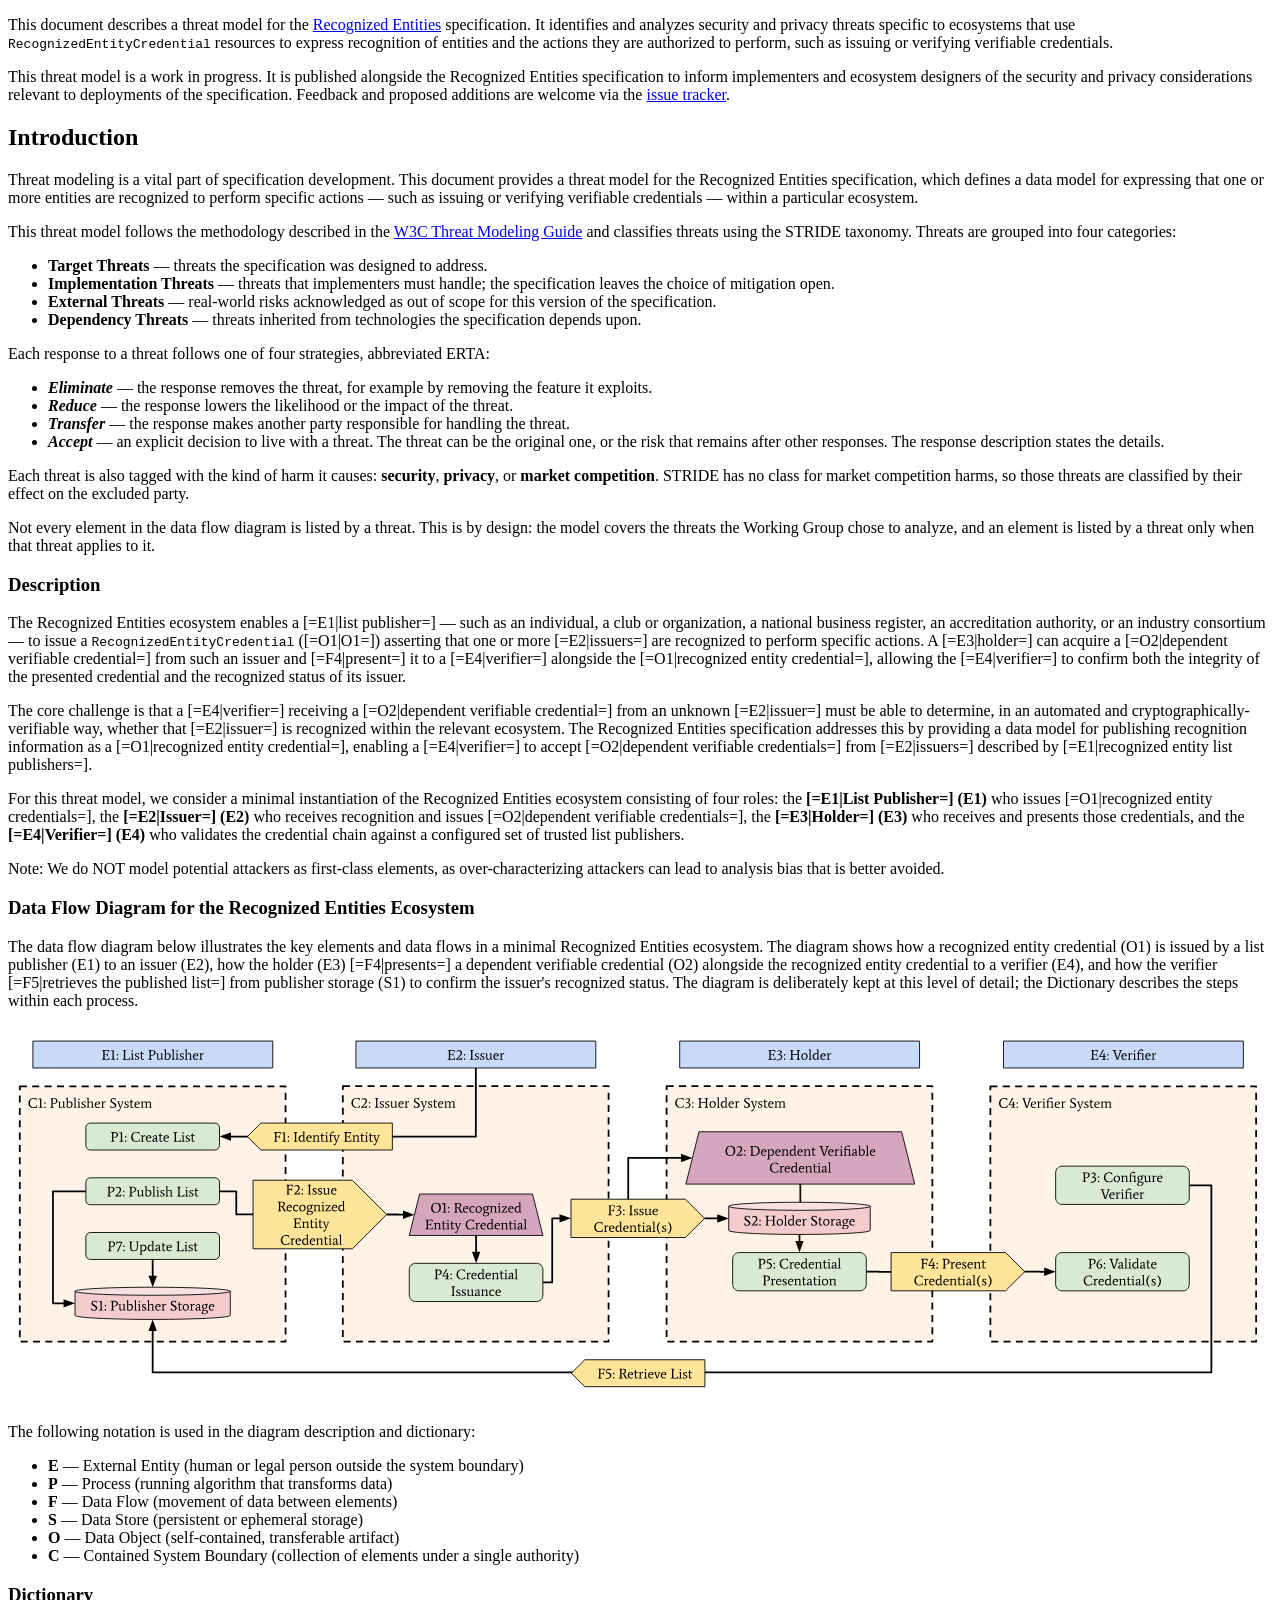
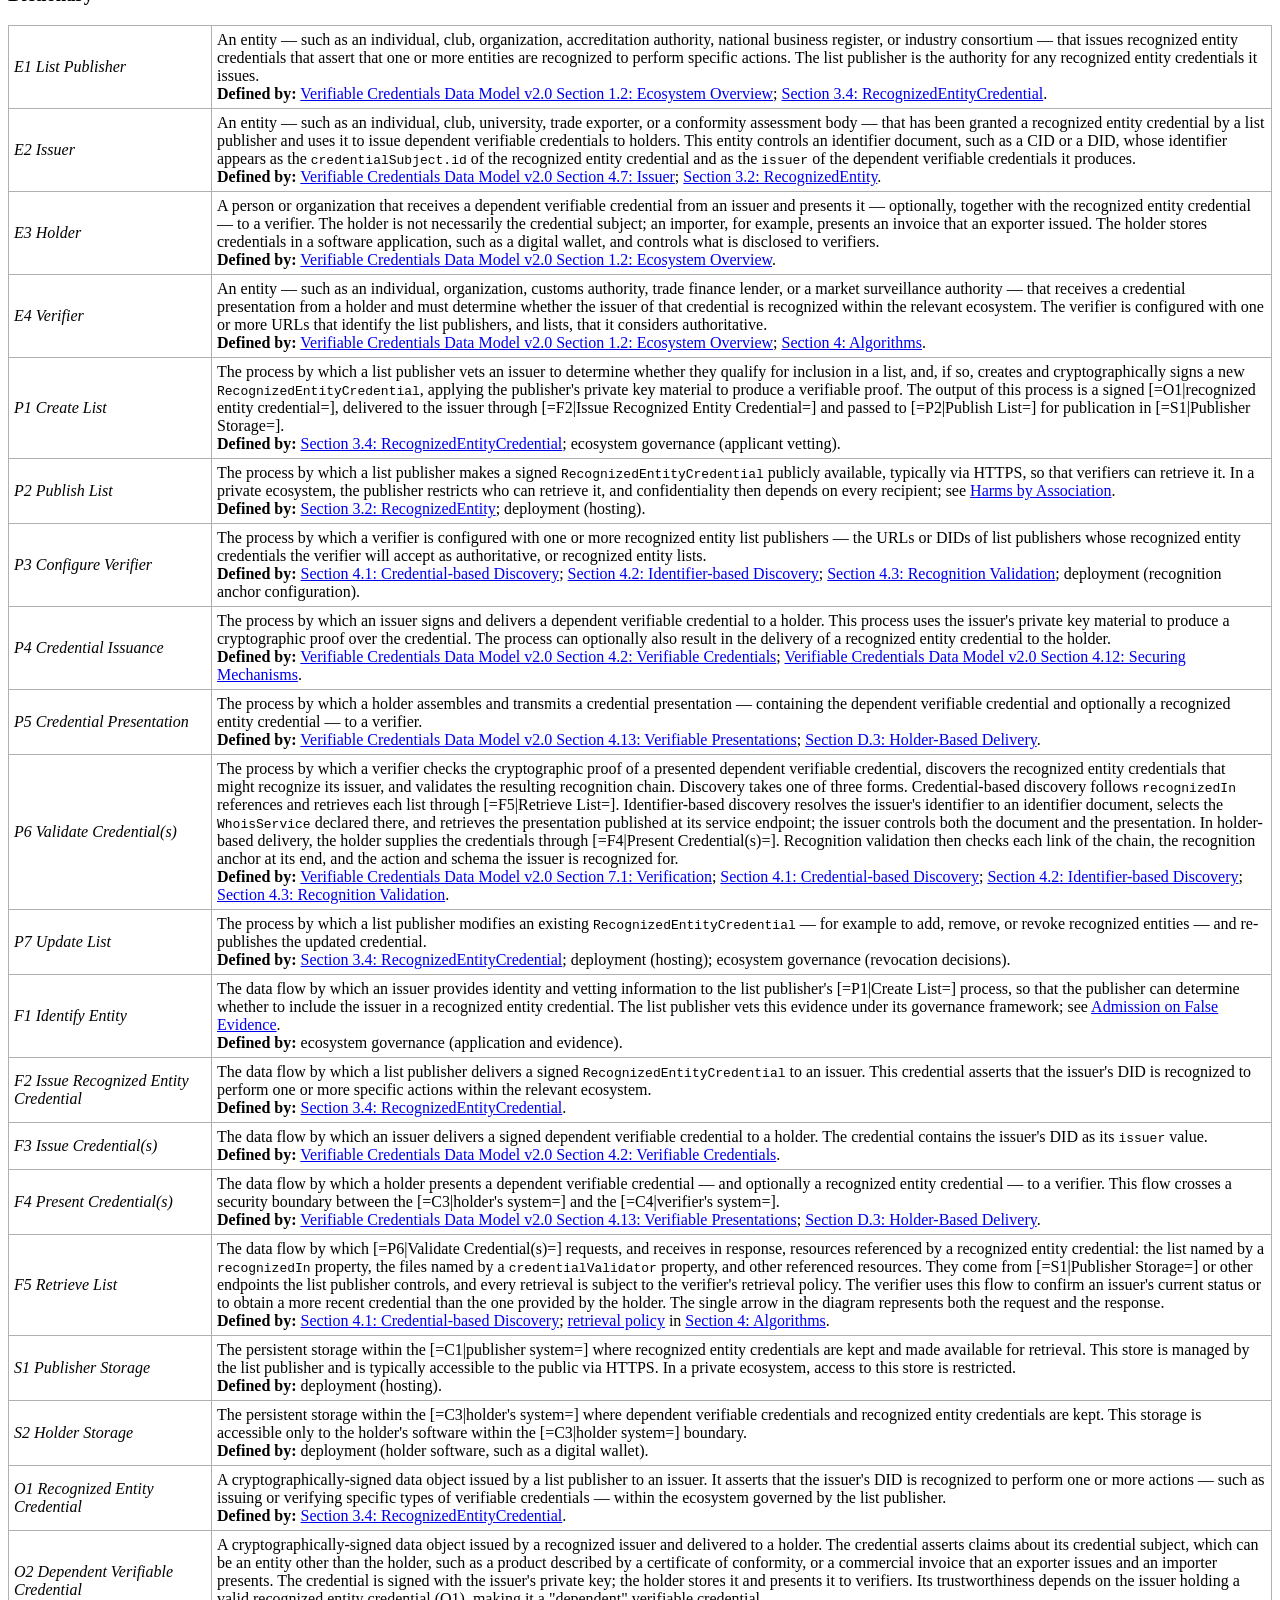
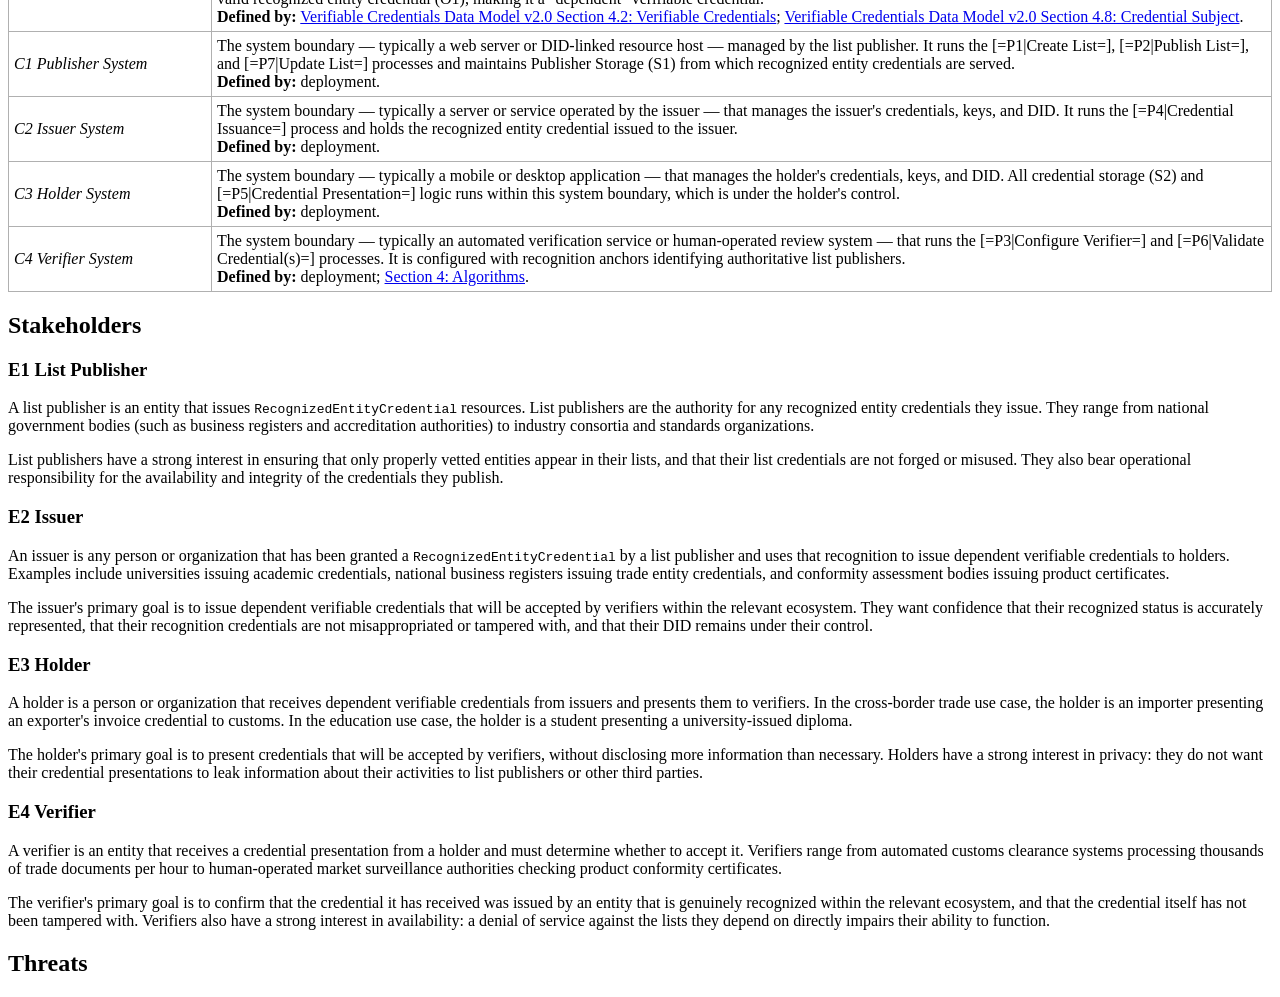
<file: threat-model/index.html>
<!doctype html>
<html lang="en">

<head>
  <meta charset="utf-8">
  <title>Recognized Entities Threat Model v1.0</title>
  <script src="https://www.w3.org/Tools/respec/respec-w3c"
    class="remove"></script>
  <script src="threats/js-yaml.min.js" class="remove"></script>
  <script src="threats/threat-model.js" class="remove"></script>

  <script class='remove'>
    // See https://github.com/w3c/respec/wiki/ for how to configure ReSpec
    var respecConfig = {
      shortName: "vc-recognized-entities-threat-model-1.0",
      specStatus: "DNOTE",
      group: "vc",
      edDraftURI: "https://w3c.github.io/vc-recognized-entities/threat-model/",
      github: {
        repoURL: "https://github.com/w3c/vc-recognized-entities/",
        branch: "main"
      },
      editors: [{
        name: "Manu Sporny",
        company: "Digital Bazaar",
        w3cid: 41758
      }],
      noRecTrack: "true",
      maxTocLevel: 4,
      threatModelOutline: "threats/outline.yaml",
      preProcess: [window.ThreatModel.render],
      xref: ["INFRA", "VC-DATA-MODEL", "VC-RECOGNIZED-ENTITIES"]
    };
  </script>
  <link rel="stylesheet" href="threats/threat-model.css" />
</head>

<body>
  <section id="abstract">
    <p>
This document describes a threat model for the
<a href="https://w3c.github.io/vc-recognized-entities/">Recognized
Entities</a> specification. It identifies and analyzes security and
privacy threats specific to ecosystems that use
<code>RecognizedEntityCredential</code> resources to express recognition of
entities and the actions they are authorized to perform, such as issuing or
verifying verifiable credentials.
    </p>
  </section>
  <section id="sotd">
    <p>
This threat model is a work in progress. It is published alongside the
Recognized Entities specification to inform implementers and ecosystem
designers of the security and privacy considerations relevant to deployments
of the specification. Feedback and proposed additions are welcome via the
<a href="https://github.com/w3c/vc-recognized-entities/issues">issue
tracker</a>.
    </p>
  </section>
  <section id="Introduction">
    <h2>Introduction</h2>
    <p>
Threat modeling is a vital part of specification development. This
document provides a threat model for the Recognized Entities specification,
which defines a data model for expressing that one or more entities are
recognized to perform specific actions — such as issuing or verifying verifiable
credentials — within a particular ecosystem.
    </p>
    <p>
This threat model follows the methodology described in the
<a href="https://www.w3.org/TR/threat-modeling-guide/">W3C Threat
Modeling Guide</a> and classifies threats using the STRIDE taxonomy.
Threats are grouped into four categories:
    </p>
    <ul>
      <li>
<strong>Target Threats</strong> — threats the specification was designed
to address.
      </li>
      <li>
<strong>Implementation Threats</strong> — threats that implementers must
handle; the specification leaves the choice of mitigation open.
      </li>
      <li>
<strong>External Threats</strong> — real-world risks acknowledged as out
of scope for this version of the specification.
      </li>
      <li>
<strong>Dependency Threats</strong> — threats inherited from technologies
the specification depends upon.
      </li>
    </ul>
    <p>
Each response to a threat follows one of four strategies, abbreviated ERTA:
    </p>
    <ul>
      <li>
<strong><dfn class="lint-ignore">Eliminate</dfn></strong> — the response
removes the threat, for example by removing the feature it exploits.
      </li>
      <li>
<strong><dfn>Reduce</dfn></strong> — the response lowers the likelihood or
the impact of the threat.
      </li>
      <li>
<strong><dfn>Transfer</dfn></strong> — the response
makes another party responsible for handling the threat.
      </li>
      <li>
<strong><dfn>Accept</dfn></strong> — an explicit decision to live with a
threat. The threat can be the original one, or the risk that remains after
other responses. The response description states the details.
      </li>
    </ul>
    <p>
Each threat is also tagged with the kind of harm it causes:
<strong>security</strong>, <strong>privacy</strong>, or <strong>market
competition</strong>. STRIDE has no class for market competition harms, so
those threats are classified by their effect on the excluded party.
    </p>
    <p>
Not every element in the data flow diagram is listed by a threat. This is by
design: the model covers the threats the Working Group chose to analyze, and an
element is listed by a threat only when that threat applies to it.
    </p>

    <section id="threat-model-description">
      <h3>Description</h3>
      <p>
The Recognized Entities ecosystem enables a [=E1|list publisher=] — such as an
individual, a club or organization, a national business register, an
accreditation authority, or an industry consortium — to issue a
<code>RecognizedEntityCredential</code> ([=O1|O1=]) asserting that one or more
[=E2|issuers=] are recognized to perform specific actions. A [=E3|holder=] can
acquire a [=O2|dependent verifiable credential=] from such an issuer and
[=F4|present=] it to a [=E4|verifier=] alongside the
[=O1|recognized entity credential=], allowing the [=E4|verifier=] to confirm
both the integrity of the presented credential and the recognized status of its
issuer.
      </p>
      <p>
The core challenge is that a [=E4|verifier=] receiving a
[=O2|dependent verifiable credential=] from an unknown [=E2|issuer=] must be
able to determine, in an automated and cryptographically-verifiable way, whether
that [=E2|issuer=] is recognized within the relevant ecosystem. The Recognized
Entities specification addresses this by providing a data model for publishing
recognition information as a [=O1|recognized entity credential=], enabling a
[=E4|verifier=] to accept [=O2|dependent verifiable credentials=] from
[=E2|issuers=] described by [=E1|recognized entity list publishers=].
      </p>
      <p>
For this threat model, we consider a minimal instantiation of the Recognized
Entities ecosystem consisting of four roles: the <strong>[=E1|List Publisher=]
(E1)</strong> who issues [=O1|recognized entity credentials=], the
<strong>[=E2|Issuer=] (E2)</strong> who receives recognition and issues
[=O2|dependent verifiable credentials=], the <strong>[=E3|Holder=]
(E3)</strong> who receives and presents those credentials, and the
<strong>[=E4|Verifier=] (E4)</strong> who validates the credential chain against
a configured set of trusted list publishers.
      </p>
      <p class="note" role="note">
<span class="marker">Note:</span> We do NOT model potential attackers as
first-class elements, as over-characterizing attackers can lead to analysis
bias that is better avoided.
      </p>
    </section>

    <section id="threat-model-data-flow-diagram">
      <h3>Data Flow Diagram for the Recognized Entities Ecosystem</h3>
      <p>
The data flow diagram below illustrates the key elements and data flows in
a minimal Recognized Entities ecosystem. The diagram shows how a recognized
entity credential (O1) is issued by a list publisher (E1) to an issuer (E2),
how the holder (E3) [=F4|presents=] a dependent verifiable credential (O2)
alongside the recognized entity credential to a verifier (E4), and how the
verifier [=F5|retrieves the published list=] from publisher storage (S1) to
confirm the issuer's recognized status. The diagram is deliberately kept at
this level of detail; the Dictionary describes the steps within each process.
      </p>

      <img src="diagrams/dfd.svg"
        alt="Data flow diagram showing four external entities, each above a
dashed system boundary: the List Publisher (E1) above the Publisher System
(C1), the Issuer (E2) above the Issuer System (C2), the Holder (E3) above the
Holder System (C3), and the Verifier (E4) above the Verifier System (C4). The
Publisher System contains the Create List (P1), Publish List (P2), and Update
List (P7) processes and Publisher Storage (S1), with P2 and P7 both writing to
S1. The Issuer System contains the Recognized Entity Credential (O1) data
object and the Credential Issuance (P4) process. The Holder System contains
the Dependent Verifiable Credential (O2) data object, Holder Storage (S2), and
the Credential Presentation (P5) process. The Verifier System contains the
Configure Verifier (P3) and Validate Credential(s) (P6) processes. The Issuer
identifies itself to the Publisher System via flow F1 into Create List; the
Publisher System issues a recognized entity credential to the Issuer System
via flow F2, producing O1, which feeds Credential Issuance; the Issuer System
issues credentials via flow F3, producing the Dependent Verifiable Credential
and placing it in Holder Storage; the Holder System presents credentials via
flow F4 from Credential Presentation to Validate Credential(s); and the
Verifier System retrieves the published list from Publisher Storage via flow
F5, which runs back along the bottom of the diagram from C4 to S1.">

      <p>
The following notation is used in the diagram description and dictionary:
      </p>
      <ul>
        <li>
<strong>E</strong> — External Entity (human or legal person outside the
system boundary)
        </li>
        <li>
<strong>P</strong> — Process (running algorithm that transforms data)
        </li>
        <li>
<strong>F</strong> — Data Flow (movement of data between elements)
        </li>
        <li>
<strong>S</strong> — Data Store (persistent or ephemeral storage)
        </li>
        <li>
<strong>O</strong> — Data Object (self-contained, transferable artifact)
        </li>
        <li>
<strong>C</strong> — Contained System Boundary (collection of elements under a
single authority)
        </li>
      </ul>
    </section>

    <section id="threat-model-architecture-dictionary">
      <h3>Dictionary</h3>

      <table class="dictionary">
        <tbody>
          <tr>
            <td class="left">
              <dfn data-lt="E1|List Publisher">E1 List Publisher</dfn>
            </td>
            <td>
An entity — such as an individual, club, organization, accreditation authority,
national business register, or industry consortium — that issues recognized
entity credentials that assert that one or more entities are recognized to
perform specific actions. The list publisher is the authority for any recognized
entity credentials it issues.
<br>
<strong>Defined by:</strong> <a href="https://www.w3.org/TR/vc-data-model-2.0/#ecosystem-overview">Verifiable Credentials Data Model v2.0 Section 1.2: Ecosystem Overview</a>; <a href="https://www.w3.org/TR/vc-recognized-entities-1.0/#recognizedentitycredential">Section 3.4: RecognizedEntityCredential</a>.
            </td>
          </tr>
          <tr>
            <td class="left">
              <dfn data-lt="E2|Issuer">E2 Issuer</dfn>
            </td>
            <td>
An entity — such as an individual, club, university, trade exporter, or a
conformity assessment body — that has been granted a recognized entity
credential by a list publisher and uses it to issue dependent verifiable
credentials to holders. This entity controls an identifier document, such as a
CID or a DID, whose identifier appears as the <code>credentialSubject.id</code>
of the recognized entity credential and as the <code>issuer</code> of the
dependent verifiable credentials it produces.
<br>
<strong>Defined by:</strong> <a href="https://www.w3.org/TR/vc-data-model-2.0/#issuer">Verifiable Credentials Data Model v2.0 Section 4.7: Issuer</a>; <a href="https://www.w3.org/TR/vc-recognized-entities-1.0/#recognizedentity">Section 3.2: RecognizedEntity</a>.
            </td>
          </tr>
          <tr>
            <td class="left">
              <dfn data-lt="E3|Holder">E3 Holder</dfn>
            </td>
            <td>
A person or organization that receives a dependent verifiable credential from an
issuer and presents it — optionally, together with the recognized entity
credential — to a verifier. The holder is not necessarily the credential
subject; an importer, for example, presents an invoice that an exporter issued.
The holder stores credentials in a software application, such as a digital
wallet, and controls what is disclosed to verifiers.
<br>
<strong>Defined by:</strong> <a href="https://www.w3.org/TR/vc-data-model-2.0/#ecosystem-overview">Verifiable Credentials Data Model v2.0 Section 1.2: Ecosystem Overview</a>.
            </td>
          </tr>
          <tr>
            <td class="left">
              <dfn data-lt="E4|Verifier">E4 Verifier</dfn>
            </td>
            <td>
An entity — such as an individual, organization, customs authority, trade
finance lender, or a market surveillance authority — that receives a credential
presentation from a holder and must determine whether the issuer of that
credential is recognized within the relevant ecosystem. The verifier is
configured with one or more URLs that identify the list publishers, and lists,
that it considers authoritative.
<br>
<strong>Defined by:</strong> <a href="https://www.w3.org/TR/vc-data-model-2.0/#ecosystem-overview">Verifiable Credentials Data Model v2.0 Section 1.2: Ecosystem Overview</a>; <a href="https://www.w3.org/TR/vc-recognized-entities-1.0/#algorithms">Section 4: Algorithms</a>.
            </td>
          </tr>
          <tr>
            <td class="left">
              <dfn data-lt="P1|Create List">P1 Create List</dfn>
            </td>
            <td>
The process by which a list publisher vets an issuer to determine whether
they qualify for inclusion in a list, and, if so, creates and
cryptographically signs a new <code>RecognizedEntityCredential</code>,
applying the publisher's private key material to produce a verifiable proof.
The output of this process is a signed [=O1|recognized entity credential=],
delivered to the issuer through [=F2|Issue Recognized Entity Credential=] and
passed to [=P2|Publish List=] for publication in [=S1|Publisher Storage=].
<br>
<strong>Defined by:</strong> <a href="https://www.w3.org/TR/vc-recognized-entities-1.0/#recognizedentitycredential">Section 3.4: RecognizedEntityCredential</a>; ecosystem governance (applicant vetting).
            </td>
          </tr>
          <tr>
            <td class="left">
              <dfn data-lt="P2|Publish List">P2 Publish List</dfn>
            </td>
            <td>
The process by which a list publisher makes a signed
<code>RecognizedEntityCredential</code> publicly available, typically
via HTTPS, so that verifiers can retrieve it. In a private ecosystem, the
publisher restricts who can retrieve it, and confidentiality then depends on
every recipient; see <a href="#harms-by-association">Harms by
Association</a>.
<br>
<strong>Defined by:</strong> <a href="https://www.w3.org/TR/vc-recognized-entities-1.0/#recognizedentity">Section 3.2: RecognizedEntity</a>; deployment (hosting).
            </td>
          </tr>
          <tr>
            <td class="left">
              <dfn data-lt="P3|Configure Verifier">P3 Configure Verifier</dfn>
            </td>
            <td>
The process by which a verifier is configured with one or more recognized entity
list publishers — the URLs or DIDs of list publishers whose recognized entity
credentials the verifier will accept as authoritative, or recognized entity
lists.
<br>
<strong>Defined by:</strong> <a href="https://www.w3.org/TR/vc-recognized-entities-1.0/#credential-based-discovery">Section 4.1: Credential-based Discovery</a>; <a href="https://www.w3.org/TR/vc-recognized-entities-1.0/#identifier-based-discovery">Section 4.2: Identifier-based Discovery</a>; <a href="https://www.w3.org/TR/vc-recognized-entities-1.0/#recognition-validation">Section 4.3: Recognition Validation</a>; deployment (recognition anchor configuration).
            </td>
          </tr>
          <tr>
            <td class="left">
              <dfn data-lt="P4|Credential Issuance">P4 Credential Issuance</dfn>
            </td>
            <td>
The process by which an issuer signs and delivers a dependent
verifiable credential to a holder. This process uses the issuer's private
key material to produce a cryptographic proof over the credential. The process
can optionally also result in the delivery of a recognized entity credential
to the holder.
<br>
<strong>Defined by:</strong> <a href="https://www.w3.org/TR/vc-data-model-2.0/#verifiable-credentials">Verifiable Credentials Data Model v2.0 Section 4.2: Verifiable Credentials</a>; <a href="https://www.w3.org/TR/vc-data-model-2.0/#securing-mechanisms">Verifiable Credentials Data Model v2.0 Section 4.12: Securing Mechanisms</a>.
            </td>
          </tr>
          <tr>
            <td class="left">
              <dfn data-lt="P5|Credential Presentation">
P5 Credential Presentation</dfn>
            </td>
            <td>
The process by which a holder assembles and transmits a
credential presentation — containing the dependent verifiable credential
and optionally a recognized entity credential — to a verifier.
<br>
<strong>Defined by:</strong> <a href="https://www.w3.org/TR/vc-data-model-2.0/#verifiable-presentations">Verifiable Credentials Data Model v2.0 Section 4.13: Verifiable Presentations</a>; <a href="https://www.w3.org/TR/vc-recognized-entities-1.0/#holder-based-delivery">Section D.3: Holder-Based Delivery</a>.
            </td>
          </tr>
          <tr>
            <td class="left">
              <dfn data-lt="P6|Validate Credentials">
P6 Validate Credential(s)</dfn>
            </td>
            <td>
The process by which a verifier checks the cryptographic proof of a presented
dependent verifiable credential, discovers the recognized entity credentials
that might recognize its issuer, and validates the resulting recognition chain.
Discovery takes one of three forms. Credential-based discovery follows
<code>recognizedIn</code> references and retrieves each list through
[=F5|Retrieve List=]. Identifier-based discovery resolves the issuer's
identifier to an identifier document, selects the <code>WhoisService</code>
declared there, and retrieves the presentation published at its service
endpoint; the issuer controls both the document and the presentation. In
holder-based delivery, the holder supplies the credentials through
[=F4|Present Credential(s)=]. Recognition validation then checks each link of
the chain, the recognition anchor at its end, and the action and schema the issuer
is recognized for.
<br>
<strong>Defined by:</strong> <a href="https://www.w3.org/TR/vc-data-model-2.0/#verification">Verifiable Credentials Data Model v2.0 Section 7.1: Verification</a>; <a href="https://www.w3.org/TR/vc-recognized-entities-1.0/#credential-based-discovery">Section 4.1: Credential-based Discovery</a>; <a href="https://www.w3.org/TR/vc-recognized-entities-1.0/#identifier-based-discovery">Section 4.2: Identifier-based Discovery</a>; <a href="https://www.w3.org/TR/vc-recognized-entities-1.0/#recognition-validation">Section 4.3: Recognition Validation</a>.
            </td>
          </tr>
          <tr>
            <td class="left">
              <dfn data-lt="P7|Update List">P7 Update List</dfn>
            </td>
            <td>
The process by which a list publisher modifies an existing
<code>RecognizedEntityCredential</code> — for example to add, remove, or
revoke recognized entities — and re-publishes the updated credential.
<br>
<strong>Defined by:</strong> <a href="https://www.w3.org/TR/vc-recognized-entities-1.0/#recognizedentitycredential">Section 3.4: RecognizedEntityCredential</a>; deployment (hosting); ecosystem governance (revocation decisions).
            </td>
          </tr>
          <tr>
            <td class="left">
              <dfn class="lint-ignore"
                data-lt="F1|Identify Entity">F1 Identify Entity</dfn>
            </td>
            <td>
The data flow by which an issuer provides identity and vetting information
to the list publisher's [=P1|Create List=] process, so that the publisher
can determine whether to include the issuer in a recognized entity
credential. The list publisher vets this evidence under its governance
framework; see <a href="#admission-on-false-evidence">Admission on False
Evidence</a>.
<br>
<strong>Defined by:</strong> ecosystem governance (application and evidence).
            </td>
          </tr>
          <tr>
            <td class="left">
              <dfn data-lt="F2|Issue Recognized Entity Credential">
F2 Issue Recognized Entity Credential</dfn>
            </td>
            <td>
The data flow by which a list publisher delivers a signed
<code>RecognizedEntityCredential</code> to an issuer. This credential
asserts that the issuer's DID is recognized to perform one or more
specific actions within the relevant ecosystem.
<br>
<strong>Defined by:</strong> <a href="https://www.w3.org/TR/vc-recognized-entities-1.0/#recognizedentitycredential">Section 3.4: RecognizedEntityCredential</a>.
            </td>
          </tr>
          <tr>
            <td class="left">
              <dfn class="lint-ignore"
                data-lt="F3|Issue Credentials">
F3 Issue Credential(s)</dfn>
            </td>
            <td>
The data flow by which an issuer delivers a signed dependent verifiable
credential to a holder. The credential contains the issuer's DID as its
<code>issuer</code> value.
<br>
<strong>Defined by:</strong> <a href="https://www.w3.org/TR/vc-data-model-2.0/#verifiable-credentials">Verifiable Credentials Data Model v2.0 Section 4.2: Verifiable Credentials</a>.
            </td>
          </tr>
          <tr>
            <td class="left">
              <dfn data-lt="F4|Present Credentials">
F4 Present Credential(s)</dfn>
            </td>
            <td>
The data flow by which a holder presents a dependent verifiable credential
— and optionally a recognized entity credential — to a verifier. This
flow crosses a security boundary between the [=C3|holder's system=] and the
[=C4|verifier's system=].
<br>
<strong>Defined by:</strong> <a href="https://www.w3.org/TR/vc-data-model-2.0/#verifiable-presentations">Verifiable Credentials Data Model v2.0 Section 4.13: Verifiable Presentations</a>; <a href="https://www.w3.org/TR/vc-recognized-entities-1.0/#holder-based-delivery">Section D.3: Holder-Based Delivery</a>.
            </td>
          </tr>
          <tr>
            <td class="left">
              <dfn data-lt="F5|Retrieve List">F5 Retrieve List</dfn>
            </td>
            <td>
The data flow by which [=P6|Validate Credential(s)=] requests, and receives in
response, resources referenced by a recognized entity credential: the list
named by a <code>recognizedIn</code> property, the files named by a
<code>credentialValidator</code> property, and other referenced resources. They
come from [=S1|Publisher Storage=] or other endpoints the list publisher
controls, and every retrieval is subject to the verifier's retrieval policy.
The verifier uses this flow to confirm an issuer's current status or to obtain
a more recent credential than the one provided by the holder. The single arrow
in the diagram represents both the request and the response.
<br>
<strong>Defined by:</strong> <a href="https://www.w3.org/TR/vc-recognized-entities-1.0/#credential-based-discovery">Section 4.1: Credential-based Discovery</a>; <a href="https://www.w3.org/TR/vc-recognized-entities-1.0/#dfn-retrieval-policy">retrieval policy</a> in <a href="https://www.w3.org/TR/vc-recognized-entities-1.0/#algorithms">Section 4: Algorithms</a>.
            </td>
          </tr>
          <tr>
            <td class="left">
              <dfn data-lt="S1|Publisher Storage">S1 Publisher Storage</dfn>
            </td>
            <td>
The persistent storage within the [=C1|publisher system=] where recognized
entity credentials are kept and made available for retrieval. This store is
managed by the list publisher and is typically accessible to the public
via HTTPS. In a private ecosystem, access to this store is restricted.
<br>
<strong>Defined by:</strong> deployment (hosting).
            </td>
          </tr>
          <tr>
            <td class="left">
              <dfn class="lint-ignore"
                data-lt="S2|Holder Storage">S2 Holder Storage</dfn>
            </td>
            <td>
The persistent storage within the [=C3|holder's system=] where dependent
verifiable credentials and recognized entity credentials are kept. This
storage is accessible only to the holder's software within the
[=C3|holder system=] boundary.
<br>
<strong>Defined by:</strong> deployment (holder software, such as a digital wallet).
            </td>
          </tr>
          <tr>
            <td class="left">
              <dfn data-lt="O1|Recognized Entity Credential">
O1 Recognized Entity Credential</dfn>
            </td>
            <td>
A cryptographically-signed data object issued by a list publisher to an
issuer. It asserts that the issuer's DID is recognized to perform one or
more actions — such as issuing or verifying specific types of verifiable
credentials — within the ecosystem governed by the list publisher.
<br>
<strong>Defined by:</strong> <a href="https://www.w3.org/TR/vc-recognized-entities-1.0/#recognizedentitycredential">Section 3.4: RecognizedEntityCredential</a>.
            </td>
          </tr>
          <tr>
            <td class="left">
              <dfn data-lt="O2|Dependent Verifiable Credential">
O2 Dependent Verifiable Credential</dfn>
            </td>
            <td>
A cryptographically-signed data object issued by a recognized issuer and
delivered to a holder. The credential asserts claims about its credential
subject, which can be an entity other than the holder, such as a product
described by a certificate of conformity, or a commercial invoice that an
exporter issues and an importer presents. The credential is signed with the
issuer's private key; the holder stores it and presents it to verifiers. Its
trustworthiness depends on the issuer holding a valid recognized entity
credential (O1), making it a "dependent" verifiable credential.
<br>
<strong>Defined by:</strong> <a href="https://www.w3.org/TR/vc-data-model-2.0/#verifiable-credentials">Verifiable Credentials Data Model v2.0 Section 4.2: Verifiable Credentials</a>; <a href="https://www.w3.org/TR/vc-data-model-2.0/#credential-subject">Verifiable Credentials Data Model v2.0 Section 4.8: Credential Subject</a>.
            </td>
          </tr>
          <tr>
            <td class="left">
              <dfn data-lt="C1|Publisher System">C1 Publisher System</dfn>
            </td>
            <td>
The system boundary — typically a web server or DID-linked resource host —
managed by the list publisher. It runs the [=P1|Create List=],
[=P2|Publish List=], and [=P7|Update List=] processes and maintains
Publisher Storage (S1) from which recognized entity credentials are served.
<br>
<strong>Defined by:</strong> deployment.
            </td>
          </tr>
          <tr>
            <td class="left">
              <dfn class="lint-ignore"
                data-lt="C2|Issuer System">C2 Issuer System</dfn>
            </td>
            <td>
The system boundary — typically a server or service operated by the issuer —
that manages the issuer's credentials, keys, and DID. It runs the
[=P4|Credential Issuance=] process and holds the recognized entity
credential issued to the issuer.
<br>
<strong>Defined by:</strong> deployment.
            </td>
          </tr>
          <tr>
            <td class="left">
              <dfn data-lt="C3|Holder System">C3 Holder System</dfn>
            </td>
            <td>
The system boundary — typically a mobile or desktop application — that manages
the holder's credentials, keys, and DID. All credential storage (S2) and
[=P5|Credential Presentation=] logic runs within this system boundary, which is
under the holder's control.
<br>
<strong>Defined by:</strong> deployment.
            </td>
          </tr>
          <tr>
            <td class="left">
              <dfn data-lt="C4|Verifier System">C4 Verifier System</dfn>
            </td>
            <td>
The system boundary — typically an automated verification service or
human-operated review system — that runs the [=P3|Configure Verifier=] and
[=P6|Validate Credential(s)=] processes. It is configured with recognition
anchors identifying authoritative list publishers.
<br>
<strong>Defined by:</strong> deployment; <a href="https://www.w3.org/TR/vc-recognized-entities-1.0/#algorithms">Section 4: Algorithms</a>.
            </td>
          </tr>
        </tbody>
      </table>
    </section>
  </section>

  <section id="threat-model-stakeholders">
    <h2>Stakeholders</h2>

    <h3>E1 List Publisher</h3>
    <p>
A list publisher is an entity that issues
<code>RecognizedEntityCredential</code> resources. List publishers are
the authority for any recognized entity credentials they issue. They
range from national government bodies (such as business registers and
accreditation authorities) to industry consortia and standards organizations.
    </p>
    <p>
List publishers have a strong interest in ensuring that only properly
vetted entities appear in their lists, and that their list
credentials are not forged or misused. They also bear operational
responsibility for the availability and integrity of the credentials they
publish.
    </p>

    <h3>E2 Issuer</h3>
    <p>
An issuer is any person or organization that has been granted a
<code>RecognizedEntityCredential</code> by a list publisher and uses
that recognition to issue dependent verifiable credentials to holders.
Examples include universities issuing academic credentials, national
business registers issuing trade entity credentials, and conformity
assessment bodies issuing product certificates.
    </p>
    <p>
The issuer's primary goal is to issue dependent verifiable credentials
that will be accepted by verifiers within the relevant ecosystem. They
want confidence that their recognized status is accurately represented,
that their recognition credentials are not misappropriated or tampered
with, and that their DID remains under their control.
    </p>

    <h3>E3 Holder</h3>
    <p>
A holder is a person or organization that receives dependent verifiable
credentials from issuers and presents them to verifiers. In the
cross-border trade use case, the holder is an importer presenting an
exporter's invoice credential to customs. In the education use case,
the holder is a student presenting a university-issued diploma.
    </p>
    <p>
The holder's primary goal is to present credentials that will be accepted
by verifiers, without disclosing more information than necessary. Holders
have a strong interest in privacy: they do not want their credential
presentations to leak information about their activities to list
publishers or other third parties.
    </p>

    <h3>E4 Verifier</h3>
    <p>
A verifier is an entity that receives a credential presentation from a
holder and must determine whether to accept it. Verifiers range from
automated customs clearance systems processing thousands of trade documents
per hour to human-operated market surveillance authorities checking product
conformity certificates.
    </p>
    <p>
The verifier's primary goal is to confirm that the credential it has
received was issued by an entity that is genuinely recognized within the
relevant ecosystem, and that the credential itself has not been tampered
with. Verifiers also have a strong interest in availability: a denial of
service against the lists they depend on directly impairs their
ability to function.
    </p>
  </section>

  <section id="threat-model-threats">
    <h2>Threats</h2>
    <section class="tm-toc">
    </section>
    <section class="tm-details">
    </section>
  </section>

</body>

</html>
</file>
<file: threat-model/threats/threat-model.css>
table.visual-terminology,
table.dfd-dictionary  {
  padding: 1em;
  border: 1px solid black;
}

table.visual-terminology th,
table.visual-terminology td,
table.dfd-dictionary th,
table.dfd-dictionary td {
  border-bottom: 1px solid black;
    border-collapse: collapse;
      padding: .5em;
}

table.visual-terminology tr {
  border-collapse: collapse;
}

table.visual-terminology th {
  width:11em;
  font-weight: bold;
}

table.visual-terminology td.term-def {

}


table.visual-terminology td.term-img {
  width: 11em;
}


table.dfd-dictionary {
}


table.dfd-dictionary td.dfd-id {
  width: 3em;
  font-weight: bold;

}
table.dfd-dictionary td.dfd-name {
  width: 10em;
}
table.dfd-dictionary td.dfd-type {
  width: 6em;
}

#threat-toc {
  counter-reset: threat;
}

ol.threat-toc {
  list-style: none;
}

ol.threat-toc li::before {
  content: "T" attr(value) ". ";
  font-weight: bold;
}

ol.threat-toc li.section-title::before {
  font-weight: bold;
  counter-increment: none;
  content: "";
}

ol.threat-toc li.section-title {
  font-weight: bold;
  font-style: italic;
}

table.threat td.threat-name span.index-link {
  position:absolute;
  right: 10px;
  height: 1em;
  font-size: small;
  margin-top: -0.7em;
  top: 50%;
}
ol.threat-toc h5 {
  margin:0;
}

table.threat {
  border: thin solid black;
  border-collapse:collapse;
  margin: 1em 0 1em 0;
  width:100%;
  padding-left:30px;
}
table.threat a.self-link {
  left:-35px !important;
}
table.threat h3,
table.threat h4,
table.threat h5 {
  color:black;
  margin:0 0 0 -5px;
  font-weight: bold;
  font-style:normal;
}
table.threat td {
  padding: 1em;
  position:relative;
  border-bottom: thin solid black;
}

table.threat td.threat-name {
  font-weight:bold;
  background-color: #c9daf7;
}

table.threat td.response-name {
  font-weight:bold;
  background-color: #d9ead4;
}

table.threat td.affected-component {
  background-color: #fff2ce;
}
table.threat span.component-entry {
  font-weight:bold;
}
table.threat td.analysis-taxonomy {
  background-color: #fce5ce;
}

p.threatCategory {
  font-size: larger;
  font-weight: bolder;
  margin:0;
}

/* Each threat's and response's fragment identifier resolves to its heading
   inside the table. Without a scroll margin, following a link into the
   threat model scrolls the title off the top of the viewport. */
table.threat h5 {
  scroll-margin-top: 2em;
}

span.threat-tag {
        border-radius: 8px;
        padding: 2px 5px;
        color: white;
        margin: 0px 2px;
        font-weight: normal;
        color: black;
        background-color: #a9c9e8;
}

span.threat-tag.threat-tag-security {
        background-color: #f4a7a3;
}

span.threat-tag.threat-tag-privacy {
        background-color: #f8c49a;
}

span.threat-tag.threat-tag-market-competition {
        background-color: #cfe2b4;
}

table.dictionary,
table.dictionary th,
table.dictionary td {
  border: thin solid rgb(176, 176, 176);
  border-collapse: collapse;
  padding: 5px;
}

table.dictionary td.left {
  width: 12em;
}
</file>
